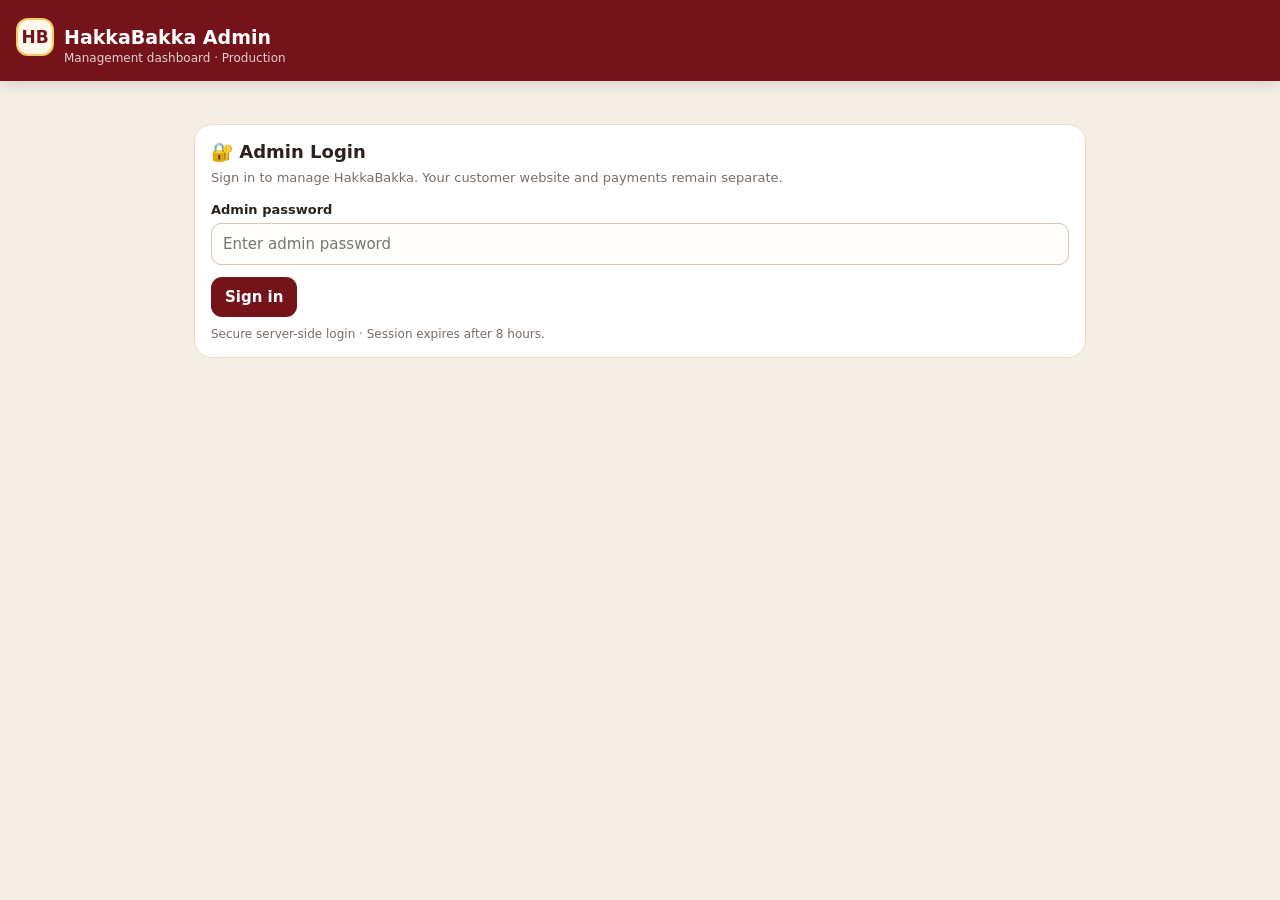
<file: admin/index.html>
<!doctype html>
<html lang="en">
<head>
<meta charset="utf-8"><meta name="viewport" content="width=device-width,initial-scale=1,viewport-fit=cover">
<meta name="theme-color" content="#74131a"><meta name="description" content="HakkaBakka Admin dashboard">
<link rel="manifest" href="./manifest.webmanifest"><link rel="icon" href="../app-icon.jpg">
<title>HakkaBakka Admin</title>
<style>
:root{--red:#74131a;--red2:#981d26;--cream:#fff8ed;--ink:#2b211d;--muted:#796e68;--line:#eadbc9;--gold:#f4c95d}
*{box-sizing:border-box}body{margin:0;background:#f5eee4;color:var(--ink);font:15px system-ui,-apple-system,sans-serif}button,input,select,textarea{font:inherit}button{cursor:pointer}.top{background:var(--red);color:white;padding:18px 16px 16px;position:sticky;top:0;z-index:2;box-shadow:0 3px 14px #0002}.brand{display:flex;align-items:center;gap:10px;font-weight:800;font-size:19px}.brand-mark{width:38px;height:38px;display:grid;place-items:center;flex:0 0 38px;border-radius:12px;background:#fff8ed;color:var(--red);font-weight:900;font-size:17px;border:2px solid #f4c95d}.sub{font-size:12px;opacity:.8;margin-left:48px;margin-top:-5px}.wrap{max-width:920px;margin:auto;padding:18px 14px 100px}.notice{border:1px solid #e3bd5a;background:#fff5d8;padding:12px 14px;border-radius:14px;font-size:13px;line-height:1.45;margin-bottom:16px}.notice b{display:block;margin-bottom:4px}.grid{display:grid;grid-template-columns:repeat(2,minmax(0,1fr));gap:10px}.tile{background:white;border:1px solid var(--line);border-radius:17px;padding:15px;text-align:left;min-height:105px;color:var(--ink)}.tile .ico{font-size:25px}.tile b{display:block;margin:6px 0 3px}.tile small{color:var(--muted);line-height:1.3}.panel{margin-top:18px;background:white;border:1px solid var(--line);border-radius:18px;padding:16px}.panel h2{font-size:18px;margin:0 0 6px}.panel p{color:var(--muted);font-size:13px;margin:0 0 14px;line-height:1.5}.row{display:flex;gap:8px;flex-wrap:wrap}.btn{border:0;border-radius:11px;padding:11px 14px;background:var(--red);color:white;font-weight:700}.btn.alt{background:#f6eadb;color:var(--red);border:1px solid var(--line)}.field{display:grid;gap:6px;margin:12px 0}.field label{font-weight:650;font-size:13px}.field input,.field select,.field textarea{width:100%;border:1px solid #d7c8b8;border-radius:10px;padding:11px;background:#fffdf9;color:var(--ink)}.field textarea{min-height:75px;resize:vertical}.list{display:grid;gap:9px}.item{display:flex;align-items:center;gap:10px;border:1px solid var(--line);border-radius:12px;padding:10px}.item .emoji{font-size:24px}.item .meta{flex:1;min-width:0}.item small{display:block;color:var(--muted)}.menu-thumb-wrap{width:64px;height:64px;flex:0 0 64px;border-radius:10px;overflow:hidden;background:#f5eee4;display:grid;place-items:center}.menu-thumb{display:block;width:100%;height:100%;object-fit:cover}.menu-thumb-fallback{width:100%;height:100%;display:grid;place-items:center;font-size:25px;color:var(--muted)}@media(max-width:420px){.menu-thumb-wrap{width:54px;height:54px;flex-basis:54px}.item{gap:8px;padding:8px}}.pill{font-size:11px;background:#fff0c4;color:#795300;border-radius:99px;padding:4px 8px}.bottom{position:fixed;bottom:0;left:0;right:0;background:#fffdf8;border-top:1px solid var(--line);padding:9px max(10px,env(safe-area-inset-right)) calc(9px + env(safe-area-inset-bottom));display:flex;justify-content:space-around;z-index:3}.bottom button{border:0;background:transparent;color:var(--muted);font-size:11px;padding:5px}.bottom span{display:block;font-size:20px;margin-bottom:2px}.bottom button.active{color:var(--red);font-weight:800}.hidden{display:none!important}.edit-overlay{position:fixed;inset:0;background:#0009;z-index:20;display:flex;align-items:center;justify-content:center;padding:16px}.edit-dialog{background:#fffdf8;border-radius:18px;padding:18px;width:min(100%,520px);max-height:90dvh;overflow:auto;box-shadow:0 15px 55px #0005}.edit-dialog h2{margin:0 0 6px}.edit-dialog .field{margin:10px 0}.edit-dialog .edit-actions{position:sticky;bottom:-18px;background:#fffdf8;padding:12px 0 0;display:flex;gap:8px}.edit-dialog .edit-actions button{flex:1}.status{font-size:12px;color:var(--muted);margin-top:10px}.hero{background:linear-gradient(130deg,#74131a,#381014);color:white;border-radius:18px;padding:19px;margin-bottom:14px}.hero h1{margin:0 0 4px;font-size:22px}.hero p{color:#f8ded4;margin:0;font-size:13px}.stats{display:grid;grid-template-columns:repeat(2,1fr);gap:9px;margin-top:14px}.stat{background:#ffffff16;border:1px solid #ffffff2b;padding:11px;border-radius:12px}.stat strong{font-size:21px;display:block}.stat small{color:#f8ded4}@media(min-width:650px){.grid{grid-template-columns:repeat(4,minmax(0,1fr))}.wrap{padding-top:25px}.stats{grid-template-columns:repeat(4,1fr)}}
</style>
</head>
<body>
<header class="top"><div class="brand"><span class="brand-mark" aria-label="HakkaBakka">HB</span> HakkaBakka Admin</div><div class="sub">Management dashboard · Production</div></header>
<main class="wrap">
<div id="loginGate" class="panel"><h2>🔐 Admin Login</h2><p>Sign in to manage HakkaBakka. Your customer website and payments remain separate.</p><div class="field"><label for="adminPassword">Admin password</label><input id="adminPassword" type="password" autocomplete="current-password" placeholder="Enter admin password"></div><button class="btn" id="loginButton">Sign in</button><div class="status" id="loginStatus">Secure server-side login · Session expires after 8 hours.</div></div><div id="appShell" class="hidden"><div class="notice"><b>Admin dashboard</b>Published menu items sync to the customer-facing website. Unpublished items remain admin-only; checkout totals use the published menu. Payment status still requires verified provider confirmation.</div>
<section id="home">
<div class="hero"><h1>Sat Sri Akal! 👋</h1><p>Manage your restaurant from one place.</p><div class="stats"><div class="stat"><strong>—</strong><small>New orders</small></div><div class="stat"><strong>—</strong><small>Today's sales</small></div><div class="stat"><strong>—</strong><small>Menu items</small></div><div class="stat"><strong>—</strong><small>Social posts</small></div></div></div>
<div class="grid">
<button class="tile" data-view="website"><span class="ico">🖼️</span><b>Website & Banner</b><small>Homepage, photos, latest posts</small></button>
<button class="tile" data-view="menu"><span class="ico">🍽️</span><b>Menu & Pricing</b><small>Dishes, prices, availability</small></button>
<button class="tile" data-view="orders"><span class="ico">🧾</span><b>Orders & Payments</b><small>Order status and payment review</small></button>
<button class="tile" data-view="crm"><span class="ico">👥</span><b>Customer CRM</b><small>Website customers, visits and consent</small></button>
<button class="tile" data-view="pos"><span class="ico">🖨️</span><b>POS & Kitchen</b><small>Tables, bills and KOT</small></button>
<button class="tile" data-view="social"><span class="ico">📱</span><b>Instagram & Facebook</b><small>Posts and publishing links</small></button>
<button class="tile" data-view="offers"><span class="ico">🎁</span><b>Offers & Coupons</b><small>Pickup offers and campaigns</small></button>
<button class="tile" data-view="security"><span class="ico">🔐</span><b>Login & Security</b><small>Admin access and permissions</small></button>
<button class="tile" data-view="setup"><span class="ico">⚙️</span><b>Integration status</b><small>What is connected and what remains</small></button>
</div>
</section>
<section id="website" class="panel hidden"><h2>Website & Banner</h2><p>Publish a banner to the customer homepage, or unpublish it without deleting the draft.</p><div class="field"><label>Banner headline</label><input id="bannerTitle" maxlength="160" placeholder="e.g. HakkaBakka – Desi Swad, Modern Vibe"></div><div class="field"><label>Image URL (HTTPS)</label><input id="bannerImage" type="url" placeholder="https://..."></div><div class="field"><label>Caption</label><textarea id="bannerCaption" maxlength="500" placeholder="Write a short caption"></textarea></div><div class="row"><button class="btn alt" id="saveBanner">Save draft</button><button class="btn" id="publishBanner">Publish</button><button class="btn alt" id="unpublishBanner">Unpublish</button><button class="btn alt" id="downloadBanner">Download draft</button></div><div class="status" id="websiteStatus">Banner is not published.</div></section>
<section id="menu" class="panel hidden"><h2>Menu & Pricing</h2><p>Add and manage dishes in the protected admin database. Published menu items sync to the customer website. New items stay private until you publish them.</p><div class="field"><label>Dish name</label><input id="dishName" placeholder="e.g. Butter Chicken"></div><div class="field"><label>Price (₹)</label><input id="dishPrice" type="number" min="0" placeholder="e.g. 320"></div><div class="field"><label>Image URL (optional)</label><input id="dishImage" type="text" placeholder="https://... or images/dish.jpg"></div><div class="field"><label>Category</label><select id="dishCategory"><option>Veg</option><option>Non-Veg</option><option>Chinese</option><option>Drinks</option><option>Breads</option><option>Desserts</option></select></div><div class="row"><button class="btn" id="addDish">Save menu item</button><button class="btn alt" id="exportMenu">Export menu JSON</button></div><div class="status" id="menuStatus">Published menu items sync to the customer website. New items stay private until published.</div><div class="list" id="menuList" style="margin-top:12px"></div></section>
<div id="editMenuOverlay" class="edit-overlay hidden" role="dialog" aria-modal="true" aria-labelledby="editMenuTitle"><div class="edit-dialog"><h2 id="editMenuTitle">Edit menu item</h2><p>Update all dish details below. Save to update the admin database and, if published, the customer website.</p><input id="editDishId" type="hidden"><div class="field"><label for="editDishName">Dish name</label><input id="editDishName" type="text" required></div><div class="field"><label for="editDishPrice">Price (₹)</label><input id="editDishPrice" type="number" min="0" step="0.01" required></div><div class="field"><label for="editDishCategory">Category</label><select id="editDishCategory"><option>Veg</option><option>Non-Veg</option><option>Chinese</option><option>Drinks</option><option>Breads</option><option>Desserts</option><option>Indian Veg Main Course</option><option>Non-Veg Rice</option><option>Tandoori Veg</option><option>Salad</option><option>Rice</option></select></div><div class="field"><label for="editDishImage">Dish image preview</label><div id="editDishImagePreviewWrap" style="margin:8px 0 12px;border:1px dashed #d7c8b8;border-radius:12px;padding:8px;min-height:150px;display:grid;place-items:center;background:#fff"><img id="editDishImagePreview" alt="Dish image preview" style="display:none;max-width:100%;width:100%;max-height:240px;object-fit:contain;border-radius:8px"><span id="editDishImagePlaceholder" style="color:#796e68;text-align:center">Dish image preview will appear here</span></div><input id="editDishImage" type="hidden"><label for="editDishFile">Choose dish photo</label><input id="editDishFile" type="file" accept="image/jpeg,image/png,image/webp,image/gif"><small id="editDishFileStatus" style="color:#796e68">Choose a photo from your phone. JPG, PNG, WebP or GIF. The image will be resized automatically.</small></div><div class="field"><label for="editDishAvailability">Availability</label><select id="editDishAvailability"><option value="true">Available</option><option value="false">Unavailable</option></select></div><div class="field"><label for="editDishPublished">Website visibility</label><select id="editDishPublished"><option value="true">Published online</option><option value="false">Admin only (unpublished)</option></select></div><div class="status" id="editDishStatus"></div><div class="edit-actions"><button class="btn alt" id="cancelEditDish" type="button">Cancel</button><button class="btn" id="saveEditDish" type="button">Save changes</button></div></div></div><section id="orders" class="panel hidden"><h2>Orders & Payments</h2><p>Read-only view of orders stored in the admin database. Customer website orders are not automatically imported yet. Never mark UPI as paid from a screenshot alone.</p><button class="btn alt" id="refreshOrders">Refresh orders</button><div class="list" id="ordersList" style="margin-top:12px">No orders loaded.</div></section>
<section id="pos" class="panel hidden"><h2>POS & Kitchen</h2><p>Counter billing for 20 tables. Bills and KOT print through your device's print dialog; these POS tickets are stored on this device only and are not customer website orders.</p><div class="field"><label>Table / order type</label><select id="posTable"><option value="Table 1">Table 1</option><option value="Table 2">Table 2</option><option value="Table 3">Table 3</option><option value="Table 4">Table 4</option><option value="Table 5">Table 5</option><option value="Table 6">Table 6</option><option value="Table 7">Table 7</option><option value="Table 8">Table 8</option><option value="Table 9">Table 9</option><option value="Table 10">Table 10</option><option value="Table 11">Table 11</option><option value="Table 12">Table 12</option><option value="Table 13">Table 13</option><option value="Table 14">Table 14</option><option value="Table 15">Table 15</option><option value="Table 16">Table 16</option><option value="Table 17">Table 17</option><option value="Table 18">Table 18</option><option value="Table 19">Table 19</option><option value="Table 20">Table 20</option><option value="Takeaway">Takeaway</option><option value="Counter">Counter</option></select></div><div class="field"><label>Menu item</label><select id="posItem"><option value="">Load menu first</option></select></div><div class="row"><button class="btn" id="posAdd">Add item</button><button class="btn alt" id="posClear">Clear bill</button></div><div id="posCart" class="list" style="margin-top:12px"></div><div class="field"><label>Notes for kitchen</label><textarea id="posNotes" placeholder="Less spicy, no onion..."></textarea></div><h3 id="posTotal">Total: ₹0.00</h3><div class="row"><button class="btn" id="savePosOrder">Save bill to database</button><button class="btn alt" id="printKot">Print KOT</button><button class="btn alt" id="printBill">Print customer bill</button></div><div class="status" id="posStatus">POS cart is device-local. It does not record online payments.</div></section>
<section id="social" class="panel hidden"><h2>Instagram & Facebook</h2><p>Open connected social tools or prepare website feed content. Metricool account integration does not automatically grant website API access.</p><div class="row"><a class="btn" href="https://app.metricool.com/" target="_blank" rel="noopener">Open Metricool</a><a class="btn alt" href="https://github.com/rajatkduggal/Hakkabakka/blob/main/content-feed.json" target="_blank" rel="noopener">Open website feed</a></div><div class="field"><label>Caption draft</label><textarea id="socialCaption" placeholder="Write your post caption"></textarea></div><div class="row"><button class="btn" data-draft="social">Save local draft</button><button class="btn alt" id="exportFeed">Download feed JSON</button></div><div class="status" id="socialStatus">This does not publish to Instagram or Facebook.</div></section>
<section id="offers" class="panel hidden"><h2>Offers & Coupons</h2><p>Prepare an offer draft. It will not change checkout prices or website offers yet.</p><div class="field"><label>Offer name</label><input id="offerName" placeholder="Pickup special"></div><div class="field"><label>Discount</label><input id="offerDiscount" placeholder="e.g. 10% off above ₹1,000"></div><div class="field"><label>Terms</label><textarea id="offerTerms" placeholder="Validity and conditions"></textarea></div><div class="row"><button class="btn" id="saveOffer">Save offer to database</button><button class="btn alt" id="exportOffer">Download offer draft</button></div><div class="status" id="offersStatus">Saved offers are admin-only, not live checkout coupons.</div></section>
<section id="security" class="panel hidden"><h2>Login & Security</h2><p>Server-side password login is enabled. Session cookies are HttpOnly, Secure and expire after 8 hours.</p><button class="btn" id="logoutButton">Sign out</button><div class="status">Do not share your password. Change it in Cloudflare Secrets if it has been exposed.</div></section>
<section id="crm" class="panel hidden"><h2>Customer CRM</h2><p>Shared customer directory from website orders. Marketing consent is off by default; contact customers only with explicit permission.</p><div class="grid"><div class="item"><div class="meta"><small>Total customers</small><b id="crmCustomers">—</b></div></div><div class="item"><div class="meta"><small>Orders recorded</small><b id="crmOrders">—</b></div></div><div class="item"><div class="meta"><small>Lifetime value</small><b id="crmValue">—</b></div></div><div class="item"><div class="meta"><small>Marketing opt-ins</small><b id="crmOptins">—</b></div></div></div><div class="field"><label>Search name or mobile</label><input id="crmSearch" type="search" placeholder="Search customers…"></div><button class="btn" id="crmRefresh">Refresh customers</button><div class="status" id="crmStatus">Loading CRM…</div><div class="list" id="crmList"></div><div id="crmDetail" class="panel hidden"></div></section>
<section id="setup" class="panel hidden"><h2>Integration status</h2><div class="list"><div class="item"><span class="emoji">🌐</span><div class="meta"><b>Existing customer website</b><small>Published menu sync enabled; banner publishing remains separate</small></div><span class="pill">Protected</span></div><div class="item"><span class="emoji">🗂️</span><div class="meta"><b>Homepage feed</b><small>GitHub content-feed.json</small></div><span class="pill">Manual</span></div><div class="item"><span class="emoji">📊</span><div class="meta"><b>Metricool API sync</b><small>Metricool API access not configured</small></div><span class="pill">Pending</span></div><div class="item"><span class="emoji">💳</span><div class="meta"><b>Online payments</b><small>Requires secure verified payment flow</small></div><span class="pill">Pending</span></div></div></section>
</div></main>
<nav class="bottom" id="bottomNav"><button class="active" data-view="home"><span>⌂</span>Home</button><button data-view="menu"><span>🍽️</span>Menu</button><button data-view="orders"><span>🧾</span>Orders</button><button data-view="setup"><span>⚙️</span>Setup</button></nav>
<script>
const API='https://hakkabakka-admin-api.mail-marvelgroup.workers.dev/api';
const sections=[...document.querySelectorAll('#appShell > section')];
function show(id){sections.forEach(s=>s.classList.toggle('hidden',s.id!==id));document.querySelectorAll('[data-view]').forEach(b=>b.classList.toggle('active',b.dataset.view===id));window.scrollTo({top:0,behavior:'smooth'});}
document.querySelectorAll('[data-view]').forEach(b=>b.addEventListener('click',()=>show(b.dataset.view)));
async function api(path,opts={}){const res=await fetch(API+path,{credentials:'include',cache:'no-store',headers:{'Content-Type':'application/json',...(opts.headers||{})},...opts});let data={};try{data=await res.json()}catch{}if(!res.ok)throw Error(data.error||('Request failed ('+res.status+')'));return data;}
function signedIn(on){document.getElementById('loginGate').classList.toggle('hidden',on);document.getElementById('appShell').classList.toggle('hidden',!on);document.getElementById('bottomNav').classList.toggle('hidden',!on);if(on){show('home');loadMenu();loadOrders();loadOffers();loadCrm();}}
async function login(){const status=document.getElementById('loginStatus'),btn=document.getElementById('loginButton');btn.disabled=true;status.textContent='Signing in…';try{await api('/login',{method:'POST',body:JSON.stringify({password:document.getElementById('adminPassword').value})});document.getElementById('adminPassword').value='';signedIn(true);status.textContent='Signed in.';}catch(e){status.textContent=e.message;}finally{btn.disabled=false;}}
document.getElementById('loginButton').addEventListener('click',login);document.getElementById('adminPassword').addEventListener('keydown',e=>{if(e.key==='Enter')login()});
document.getElementById('logoutButton')?.addEventListener('click',async()=>{try{await api('/logout',{method:'POST',body:'{}'})}catch{}signedIn(false);});
document.querySelectorAll('[data-draft]').forEach(b=>b.addEventListener('click',()=>{const section=b.closest('section');const fields=[...section.querySelectorAll('input,textarea,select')];const draft={savedAt:new Date().toISOString(),fields:Object.fromEntries(fields.map(f=>[f.id,f.value]))};try{localStorage.setItem('hb_admin_demo_'+b.dataset.draft,JSON.stringify(draft));const status=section.querySelector('.status');if(status)status.textContent='Local draft saved on this device only.';}catch(e){alert('Could not save draft.');}}));
function downloadJson(name,obj){const blob=new Blob([JSON.stringify(obj,null,2)],{type:'application/json'});const a=document.createElement('a');a.href=URL.createObjectURL(blob);a.download=name;a.click();URL.revokeObjectURL(a.href);}
let menuItems=[];
let posCart=[];let savedPosOrderRef='';
function renderPos(){savedPosOrderRef='';const saveBtn=document.getElementById('savePosOrder');if(saveBtn){saveBtn.disabled=false;saveBtn.textContent='Save bill to database';}const el=document.getElementById('posCart');if(!el)return;el.innerHTML=posCart.length?posCart.map((x,i)=>'<div class="item"><div class="meta"><b>'+esc(x.name)+'</b><small>₹'+Number(x.price).toFixed(2)+' × '+x.qty+' = ₹'+(Number(x.price)*x.qty).toFixed(2)+'</small></div><button class="btn alt" data-pos-remove="'+i+'">−</button><button class="btn alt" data-pos-add="'+i+'">+</button></div>').join(''):'<p>Bill is empty. Load menu items after sign in.</p>';el.querySelectorAll('[data-pos-remove]').forEach(b=>b.onclick=()=>{const i=Number(b.dataset.posRemove);if(posCart[i].qty>1)posCart[i].qty--;else posCart.splice(i,1);renderPos();});el.querySelectorAll('[data-pos-add]').forEach(b=>b.onclick=()=>{posCart[Number(b.dataset.posAdd)].qty++;renderPos();});document.getElementById('posTotal').textContent='Total: ₹'+posCart.reduce((s,x)=>s+Number(x.price)*x.qty,0).toFixed(2);}
function refreshPosMenu(){const el=document.getElementById('posItem');if(!el)return;el.innerHTML='<option value="">Select a dish</option>'+menuItems.filter(x=>x.available).map(x=>'<option value="'+esc(x.id)+'">'+esc(x.name)+' — ₹'+Number(x.price).toFixed(2)+'</option>').join('');}
function printPos(kind){if(!posCart.length){document.getElementById('posStatus').textContent='Add at least one item first.';return;}const title=kind==='kot'?'KITCHEN ORDER TICKET':'HAKKABAKKA CUSTOMER BILL';const lines=posCart.map(x=>'<tr><td>'+esc(x.name)+'</td><td>'+x.qty+'</td><td>₹'+(Number(x.price)*x.qty).toFixed(2)+'</td></tr>').join('');const total=posCart.reduce((s,x)=>s+Number(x.price)*x.qty,0);const w=window.open('','_blank','width=420,height=700');if(!w){document.getElementById('posStatus').textContent='Allow pop-ups to print.';return;}w.document.write('<!doctype html><html><head><title>'+title+'</title><style>body{font:16px monospace;padding:12px}h2{text-align:center}table{width:100%;border-collapse:collapse}td,th{padding:7px 2px;border-bottom:1px dashed #888;text-align:left}.total{font-weight:bold;margin-top:16px}@media print{@page{size:80mm auto;margin:3mm}}</style></head><body><h2>'+title+'</h2><p>'+esc(document.getElementById('posTable').value)+' · '+new Date().toLocaleString()+'</p><table><tr><th>Item</th><th>Qty</th><th>Amount</th></tr>'+lines+'</table>'+(kind==='bill'?'<p class="total">TOTAL: ₹'+total.toFixed(2)+'</p>':'')+'<p>Kitchen notes: '+esc(document.getElementById('posNotes').value||'—')+'</p><script>window.onload=()=>window.print()<\\/script></body></html>');w.document.close();document.getElementById('posStatus').textContent='Print dialog opened. Confirm the printer and print.';}
document.getElementById('posAdd')?.addEventListener('click',()=>{const x=menuItems.find(i=>i.id===document.getElementById('posItem').value);if(!x){document.getElementById('posStatus').textContent='Select an available menu item.';return;}const found=posCart.find(i=>i.id===x.id);if(found)found.qty++;else posCart.push({...x,qty:1});renderPos();});
document.getElementById('posClear')?.addEventListener('click',()=>{posCart=[];renderPos();});
document.getElementById('savePosOrder')?.addEventListener('click',async()=>{if(!posCart.length){document.getElementById('posStatus').textContent='Add at least one item first.';return;}const total=posCart.reduce((s,x)=>s+Number(x.price)*x.qty,0);const btn=document.getElementById('savePosOrder');if(savedPosOrderRef){document.getElementById('posStatus').textContent='Already saved as '+savedPosOrderRef+'. Change the bill to create a new order.';return;}btn.disabled=true;try{const result=await api('/orders',{method:'POST',body:JSON.stringify({orderType:document.getElementById('posTable').value,notes:document.getElementById('posNotes').value,items:posCart.map(x=>({name:x.name,price:Number(x.price),qty:x.qty})),total})});savedPosOrderRef=result.orderRef;btn.textContent='Saved: '+result.orderRef;document.getElementById('posStatus').textContent='Saved permanently: '+result.orderRef+' · ₹'+total.toFixed(2)+' · payment pending. Change the bill before saving another order.';await loadOrders();}catch(e){document.getElementById('posStatus').textContent='Could not save bill: '+e.message;}finally{if(!savedPosOrderRef)btn.disabled=false;}});
document.getElementById('printKot')?.addEventListener('click',()=>printPos('kot'));
document.getElementById('printBill')?.addEventListener('click',()=>printPos('bill'));

function updateStats(){const stats=document.querySelectorAll('.stats .stat strong');if(stats.length>=4){stats[0].textContent='—';stats[1].textContent='—';stats[2].textContent=String(menuItems.length);stats[3].textContent='—';}}
function renderMenu(){refreshPosMenu();const el=document.getElementById('menuList');el.innerHTML=menuItems.length?menuItems.map(x=>'<div class="item"><div class="menu-thumb-wrap">'+(x.image_url?'<img class="menu-thumb" src="'+esc(imagePreviewUrl(x.image_url))+'" alt="'+esc(x.name)+'" loading="lazy" onerror="this.style.display=\'none\';this.nextElementSibling.style.display=\'grid\'"><span class="menu-thumb-fallback" style="display:none">🍽️</span>':'<span class="menu-thumb-fallback">🍽️</span>')+'</div><div class="meta"><b>'+esc(x.name)+'</b><small>'+esc(x.category)+' · ₹'+Number(x.price).toFixed(2)+(x.available?' · Available':' · Unavailable')+' · '+(Number(x.is_published)===1?'Published online':'Admin only')+'</small><div class="row" style="margin-top:7px"><button class="btn alt" data-edit="'+x.id+'">Edit</button><button class="btn alt" data-publish="'+x.id+'">'+(Number(x.is_published)===1?'Unpublish':'Publish to website')+'</button><button class="btn alt" data-toggle="'+x.id+'">'+(x.available?'Mark unavailable':'Mark available')+'</button><button class="btn alt" data-remove="'+x.id+'">Delete</button></div></div></div>').join(''):'<p>No menu items in admin database yet.</p>';el.querySelectorAll('[data-edit]').forEach(b=>b.addEventListener('click',()=>openEditMenu(b.dataset.edit)));el.querySelectorAll('[data-publish]').forEach(b=>b.addEventListener('click',async()=>{const x=menuItems.find(i=>i.id===b.dataset.publish);if(!x)return;try{await api('/menu/'+x.id,{method:'PUT',body:JSON.stringify({name:x.name,price:Number(x.price),category:x.category,available:!!x.available,image_url:x.image_url||'',is_published:Number(x.is_published)!==1})});await loadMenu();document.getElementById('menuStatus').textContent=Number(x.is_published)===1?'Menu item unpublished from customer website.':'Menu item published to customer website.';}catch(e){document.getElementById('menuStatus').textContent=e.message;}}));
el.querySelectorAll('[data-toggle]').forEach(b=>b.addEventListener('click',async()=>{const x=menuItems.find(i=>i.id===b.dataset.toggle);if(!x)return;try{await api('/menu/'+x.id,{method:'PUT',body:JSON.stringify({name:x.name,price:Number(x.price),category:x.category,available:!x.available})});await loadMenu();}catch(e){document.getElementById('menuStatus').textContent=e.message;}}));el.querySelectorAll('[data-remove]').forEach(b=>b.addEventListener('click',async()=>{if(!confirm('Delete this admin menu item?'))return;try{await api('/menu/'+b.dataset.remove,{method:'DELETE'});await loadMenu();}catch(e){document.getElementById('menuStatus').textContent=e.message;}}));}

function imagePreviewUrl(value){const v=String(value||'').trim();if(!v)return '';if(/^https?:\/\//i.test(v))return v;if(v.startsWith('data:image/'))return v;const clean=v.replace(/^\.\//,'').replace(/^\//,'');return 'https://raw.githubusercontent.com/rajatkduggal/Hakkabakka/main/'+clean.split('/').map((p,i)=>i===0?p:encodeURIComponent(p)).join('/');}function updateEditImagePreview(){const input=document.getElementById('editDishImage'),img=document.getElementById('editDishImagePreview'),placeholder=document.getElementById('editDishImagePlaceholder'),src=imagePreviewUrl(input.value);img.onerror=()=>{img.style.display='none';placeholder.style.display='block';placeholder.textContent='Image could not load. Check the URL or image path.';};img.onload=()=>{img.style.display='block';placeholder.style.display='none';};if(src){placeholder.textContent='Loading image preview…';placeholder.style.display='block';img.style.display='none';img.src=src;}else{img.removeAttribute('src');img.style.display='none';placeholder.textContent='No image path entered yet.';placeholder.style.display='block';}}function openEditMenu(id){const x=menuItems.find(i=>i.id===id);if(!x)return;document.getElementById('editDishId').value=x.id;document.getElementById('editDishName').value=x.name||'';document.getElementById('editDishPrice').value=Number(x.price)||0;const cat=document.getElementById('editDishCategory');if(![...cat.options].some(o=>o.value===x.category)){const opt=document.createElement('option');opt.value=x.category;opt.textContent=x.category;cat.appendChild(opt);}cat.value=x.category||'Veg';document.getElementById('editDishImage').value=x.image_url||'';document.getElementById('editDishFile').value='';document.getElementById('editDishFileStatus').textContent='Choose a photo from your phone. JPG, PNG, WebP or GIF. The image will be resized automatically.';updateEditImagePreview();document.getElementById('editDishAvailability').value=String(!!x.available);document.getElementById('editDishPublished').value=String(Number(x.is_published)===1);document.getElementById('editDishStatus').textContent='';document.getElementById('editMenuOverlay').classList.remove('hidden');document.getElementById('editDishName').focus();}
function closeEditMenu(){document.getElementById('editMenuOverlay').classList.add('hidden');}
document.getElementById('cancelEditDish').addEventListener('click',closeEditMenu);
document.getElementById('editDishFile').addEventListener('change',async event=>{const file=event.target.files&&event.target.files[0];if(!file)return;const status=document.getElementById('editDishFileStatus');if(!/^image\/(jpeg|png|webp|gif)$/.test(file.type)){status.textContent='Please choose a JPG, PNG, WebP or GIF image.';event.target.value='';return;}if(file.size>12*1024*1024){status.textContent='Image is too large (maximum 12 MB). Choose a smaller photo.';event.target.value='';return;}status.textContent='Preparing photo…';try{const dataUrl=await new Promise((resolve,reject)=>{const reader=new FileReader();reader.onerror=()=>reject(new Error('Could not read this image.'));reader.onload=()=>resolve(reader.result);reader.readAsDataURL(file);});const image=await new Promise((resolve,reject)=>{const im=new Image();im.onload=()=>resolve(im);im.onerror=()=>reject(new Error('This image could not be opened.'));im.src=dataUrl;});const max=700,scale=Math.min(1,max/Math.max(image.naturalWidth,image.naturalHeight));const canvas=document.createElement('canvas');canvas.width=Math.max(1,Math.round(image.naturalWidth*scale));canvas.height=Math.max(1,Math.round(image.naturalHeight*scale));const ctx=canvas.getContext('2d');if(!ctx)throw new Error('Photo processing is not supported in this browser.');ctx.fillStyle='#ffffff';ctx.fillRect(0,0,canvas.width,canvas.height);ctx.drawImage(image,0,0,canvas.width,canvas.height);const compressed=canvas.toDataURL('image/jpeg',0.72);if(compressed.length>600000)throw new Error('Photo is still too large. Please choose a smaller image.');document.getElementById('editDishImage').value=compressed;updateEditImagePreview();status.textContent='Photo ready ('+Math.round(compressed.length/1024)+' KB). Press Save changes to save it.';}catch(error){status.textContent=error.message||'Could not prepare photo.';}});
document.getElementById('editDishImage').addEventListener('input',updateEditImagePreview);

document.getElementById('editMenuOverlay').addEventListener('click',e=>{if(e.target.id==='editMenuOverlay')closeEditMenu();});
document.getElementById('saveEditDish').addEventListener('click',async()=>{const id=document.getElementById('editDishId').value,name=document.getElementById('editDishName').value.trim(),price=Number(document.getElementById('editDishPrice').value),category=document.getElementById('editDishCategory').value,image_url=document.getElementById('editDishImage').value.trim(),available=document.getElementById('editDishAvailability').value==='true',is_published=document.getElementById('editDishPublished').value==='true',status=document.getElementById('editDishStatus'),btn=document.getElementById('saveEditDish');if(!name||document.getElementById('editDishPrice').value===''||!Number.isFinite(price)||price<0){status.textContent='Please enter a dish name and a valid price (₹0 or above).';return;}btn.disabled=true;btn.textContent='Saving…';status.textContent='Saving changes…';try{await api('/menu/'+id,{method:'PUT',body:JSON.stringify({name,price,category,available,image_url,is_published})});await loadMenu();closeEditMenu();document.getElementById('menuStatus').textContent='All dish details saved. Published and available items sync to the customer website.';}catch(e){status.textContent='Save failed: '+e.message;}finally{btn.disabled=false;btn.textContent='Save changes';}});

function esc(v){return String(v??'').replace(/[&<>"']/g,c=>({'&':'&amp;','<':'&lt;','>':'&gt;','"':'&quot;',"'":'&#39;'}[c]));}
async function loadMenu(){try{menuItems=(await api('/menu')).items||[];renderMenu();document.getElementById('menuStatus').textContent=menuItems.length+' menu items loaded. Published items are synced to the customer website; unpublished items stay admin-only.'; updateStats();}catch(e){document.getElementById('menuStatus').textContent=e.message;}}
document.getElementById('addDish')?.addEventListener('click',async()=>{const name=document.getElementById('dishName').value.trim(),price=Number(document.getElementById('dishPrice').value),category=document.getElementById('dishCategory').value,image_url=document.getElementById('dishImage').value.trim();if(!name||!Number.isFinite(price)||price<0){document.getElementById('menuStatus').textContent='Enter dish name and valid price.';return;}try{await api('/menu',{method:'POST',body:JSON.stringify({name,price,category,image_url})});document.getElementById('dishName').value='';document.getElementById('dishPrice').value='';document.getElementById('dishImage').value='';await loadMenu();document.getElementById('menuStatus').textContent='Saved privately. Use Publish to website to show this item to customers.';}catch(e){document.getElementById('menuStatus').textContent=e.message;}});
document.getElementById('exportMenu')?.addEventListener('click',()=>downloadJson('hakkabakka-menu-admin.json',menuItems));
document.getElementById('downloadBanner')?.addEventListener('click',()=>downloadJson('hakkabakka-banner-draft.json',{headline:document.getElementById('bannerTitle').value,image:document.getElementById('bannerImage').value,caption:document.getElementById('bannerCaption').value}));
async function saveHomepageBanner(published){const status=document.getElementById('websiteStatus');const payload={title:document.getElementById('bannerTitle').value,image:document.getElementById('bannerImage').value,caption:document.getElementById('bannerCaption').value,published};try{const r=await api('/banner',{method:'PUT',body:JSON.stringify(payload)});status.textContent=r.published?'Banner published. Website homepage loader must be active to display it.':'Banner saved as draft / unpublished.';}catch(e){status.textContent=e.message;}}
document.getElementById('saveBanner')?.addEventListener('click',()=>saveHomepageBanner(false));
document.getElementById('publishBanner')?.addEventListener('click',()=>saveHomepageBanner(true));
document.getElementById('unpublishBanner')?.addEventListener('click',()=>saveHomepageBanner(false));
document.getElementById('exportOffer')?.addEventListener('click',()=>downloadJson('hakkabakka-offer-draft.json',{name:document.getElementById('offerName').value,discount:document.getElementById('offerDiscount').value,terms:document.getElementById('offerTerms').value}));
async function loadOffers(){try{const items=(await api('/offers')).items||[];document.getElementById('offersStatus').textContent=items.length+' admin-only offers in database. Not active at checkout.';}catch(e){document.getElementById('offersStatus').textContent=e.message;}}
document.getElementById('saveOffer')?.addEventListener('click',async()=>{const title=document.getElementById('offerName').value.trim(),details=[document.getElementById('offerDiscount').value,document.getElementById('offerTerms').value].filter(Boolean).join('\n');if(!title){document.getElementById('offersStatus').textContent='Enter an offer name.';return;}try{await api('/offers',{method:'POST',body:JSON.stringify({title,details})});await loadOffers();}catch(e){document.getElementById('offersStatus').textContent=e.message;}});
document.getElementById('exportFeed')?.addEventListener('click',()=>{const caption=document.getElementById('socialCaption').value.trim();const feed={latestPosts:[],todaysSpecial:null,chefSpecial:null,offers:[],announcements:[],reels:[]};if(caption)feed.announcements.push({text:caption});downloadJson('content-feed-draft.json',feed);});

let crmTimer=null;
function crmEsc(v){return String(v??'').replace(/[&<>"']/g,function(c){return {'&':'&amp;','<':'&lt;','>':'&gt;','"':'&quot;',"'":'&#39;'}[c];});}
function statusCrm(t){const e=document.getElementById('crmStatus');if(e)e.textContent=t;}
async function loadCrm(){try{const z=await Promise.all([api('/crm/summary'),api('/customers?limit=100')]);const a=z[0].summary||{},items=z[1].items||[];document.getElementById('crmCustomers').textContent=a.customers||0;document.getElementById('crmOrders').textContent=a.orders||0;document.getElementById('crmValue').textContent='₹'+Number(a.lifetime_value||0).toFixed(2);document.getElementById('crmOptins').textContent=a.marketing_opt_ins||0;renderCrm(items);statusCrm(items.length+' customers loaded.');}catch(e){statusCrm('CRM error: '+e.message);}}
function renderCrm(items){const el=document.getElementById('crmList');if(!el)return;el.innerHTML=items.length?items.map(c=>'<button class="item" type="button" data-crm-id="'+Number(c.id)+'" style="width:100%;text-align:left"><div class="meta"><b>'+crmEsc(c.customer_name||'Customer')+'</b><small>'+crmEsc(c.phone)+' · '+Number(c.total_orders||0)+' orders · ₹'+Number(c.lifetime_value||0).toFixed(2)+'</small><small>'+(c.marketing_consent&&!c.opted_out?'Marketing opted in':'No marketing consent')+' · '+(c.tags||[]).map(crmEsc).join(', ')+'</small></div></button>').join(''):'<p>No customer records found.</p>';el.querySelectorAll('[data-crm-id]').forEach(b=>b.addEventListener('click',()=>loadCrmDetail(b.dataset.crmId)));}
async function loadCrmDetail(id){const el=document.getElementById('crmDetail');try{const d=await api('/customers/'+encodeURIComponent(id)),c=d.customer;el.classList.remove('hidden');el.innerHTML='<h3>'+crmEsc(c.customer_name||'Customer')+'</h3><p>'+crmEsc(c.phone)+' · '+Number(c.total_orders||0)+' orders · ₹'+Number(c.lifetime_value||0).toFixed(2)+'</p><div class="field"><label>Internal notes</label><textarea id="crmNotes" maxlength="2000">'+crmEsc(c.notes||'')+'</textarea></div><div class="field"><label>Marketing permission</label><select id="crmConsent"><option value="false" '+(!c.marketing_consent||c.opted_out?'selected':'')+'>No consent / opted out</option><option value="true" '+(c.marketing_consent&&!c.opted_out?'selected':'')+'>Customer explicitly opted in</option></select><small>Only select opted in when clear customer permission is recorded.</small></div><div class="field"><label>Add tag</label><input id="crmTag" maxlength="40" placeholder="Regular, Family, Catering"></div><div class="row"><button class="btn" id="crmSave">Save profile</button><button class="btn alt" id="crmAddTag">Add tag</button></div><h4>Recent website orders</h4><div class="list">'+((d.orders||[]).map(o=>'<div class="item"><div class="meta"><b>'+crmEsc(o.order_number)+'</b><small>₹'+Number(o.total_amount||0).toFixed(2)+' · '+crmEsc(o.order_status||'')+' · '+crmEsc(o.payment_status||'')+'</small></div></div>').join('')||'<p>No linked website orders.</p>')+'</div>';document.getElementById('crmSave').onclick=async()=>{try{await api('/customers/'+id,{method:'PATCH',body:JSON.stringify({notes:document.getElementById('crmNotes').value,marketing_consent:document.getElementById('crmConsent').value==='true'})});await loadCrm();await loadCrmDetail(id);statusCrm('Customer profile saved.');}catch(e){statusCrm(e.message);}};document.getElementById('crmAddTag').onclick=async()=>{const tag=document.getElementById('crmTag').value.trim();if(!tag)return statusCrm('Enter a tag first.');try{await api('/customers/'+id,{method:'PATCH',body:JSON.stringify({tag:tag})});await loadCrm();await loadCrmDetail(id);statusCrm('Tag added.');}catch(e){statusCrm(e.message);}};}catch(e){el.classList.remove('hidden');el.textContent=e.message;}}
document.getElementById('crmRefresh')?.addEventListener('click',loadCrm);
document.getElementById('crmSearch')?.addEventListener('input',()=>{clearTimeout(crmTimer);crmTimer=setTimeout(async()=>{try{const q=document.getElementById('crmSearch').value.trim(),d=await api('/customers?limit=100&q='+encodeURIComponent(q));renderCrm(d.items||[]);statusCrm((d.items||[]).length+' matching customers.');}catch(e){statusCrm(e.message);}},250);});

async function loadOrders(){const el=document.getElementById('ordersList');try{const result=await api('/orders');const items=result.items||[];const stats=document.querySelectorAll('.stats .stat strong');if(stats.length>=2){stats[0].textContent=String(items.length);stats[1].textContent='—';}const notice=result.onlineOrdersConfigured?'Live website orders are connected to Cloudflare hb-orders. Verify actual bank/UPI receipt before marking paid.':'Online order database is not connected. Check the ORDERS_DB binding on the Admin API.';el.innerHTML='<p>'+esc(notice)+'</p>'+(items.length?items.map(x=>{let payload={};try{payload=JSON.parse(x.payload||'{}')}catch{}const remote=x.source==='customer-website'||String(x.id).startsWith('supabase:'),online=x.source==='customer-website'||String(x.id).startsWith('online:');const detail=(payload.items||[]).map(it=>esc(it.name||it.title||'Item')+' × '+Number(it.qty||1)).join(', ');const who=payload.customer_name?'<small>Customer: '+esc(payload.customer_name)+' · '+esc(payload.phone||'')+'</small>':'';const address=payload.address?'<small>Address: '+esc(payload.address)+'</small>':'';const actions=remote&&!online?'':'<div class="row" style="margin-top:8px"><button class="btn alt" data-order-online="'+(online?'true':'false')+'" data-order-status="'+esc(online?x.order_ref:x.id)+'" data-value="completed">Complete</button><button class="btn alt" data-order-online="'+(online?'true':'false')+'" data-order-status="'+esc(online?x.order_ref:x.id)+'" data-value="cancelled">Cancel</button><button class="btn alt" data-order-online="'+(online?'true':'false')+'" data-order-pay="'+esc(online?x.order_ref:x.id)+'" data-value="paid">Mark paid</button><button class="btn alt" data-order-online="'+(online?'true':'false')+'" data-order-pay="'+esc(online?x.order_ref:x.id)+'" data-value="unpaid">Mark unpaid</button></div>';return '<div class="item"><div class="meta"><b>'+esc(x.order_ref)+'</b><small>'+(remote?'Customer website':'Admin POS')+' · '+esc(x.status)+' · '+esc(x.payment_status||'check payment')+' · ₹'+Number(x.total).toFixed(2)+'</small>'+who+address+'<small>'+esc(detail||'Items not available')+'</small><small>'+((x.created_at?new Date(x.created_at).toLocaleString():'Date unavailable'))+'</small>'+actions+'</div></div>'}).join(''):'<p>No orders found.</p>');el.querySelectorAll('[data-order-status]').forEach(b=>b.onclick=async()=>{if(!confirm('Set order '+b.closest('.item').querySelector('b').textContent+' to '+b.dataset.value+'?'))return;try{await api((b.dataset.orderOnline==='true'?'/orders/online/':'/orders/')+encodeURIComponent(b.dataset.orderStatus),{method:'PUT',body:JSON.stringify({status:b.dataset.value})});await loadOrders();}catch(e){alert(e.message)}});el.querySelectorAll('[data-order-pay]').forEach(b=>b.onclick=async()=>{if(!confirm('Confirm payment status '+b.dataset.value+'? Only mark paid after verifying actual bank/UPI receipt.'))return;try{await api((b.dataset.orderOnline==='true'?'/orders/online/':'/orders/')+encodeURIComponent(b.dataset.orderPay),{method:'PUT',body:JSON.stringify({payment_status:b.dataset.value})});await loadOrders();}catch(e){alert(e.message)}});}catch(e){el.textContent=e.message;}}
document.getElementById('refreshOrders')?.addEventListener('click',loadOrders);
async function init(){try{await api('/menu');signedIn(true);}catch(e){signedIn(false);}}
renderMenu();init();
if('serviceWorker' in navigator){window.addEventListener('load',()=>navigator.serviceWorker.register('./sw.js').catch(()=>{}));}
</script>
</body></html>
</file>
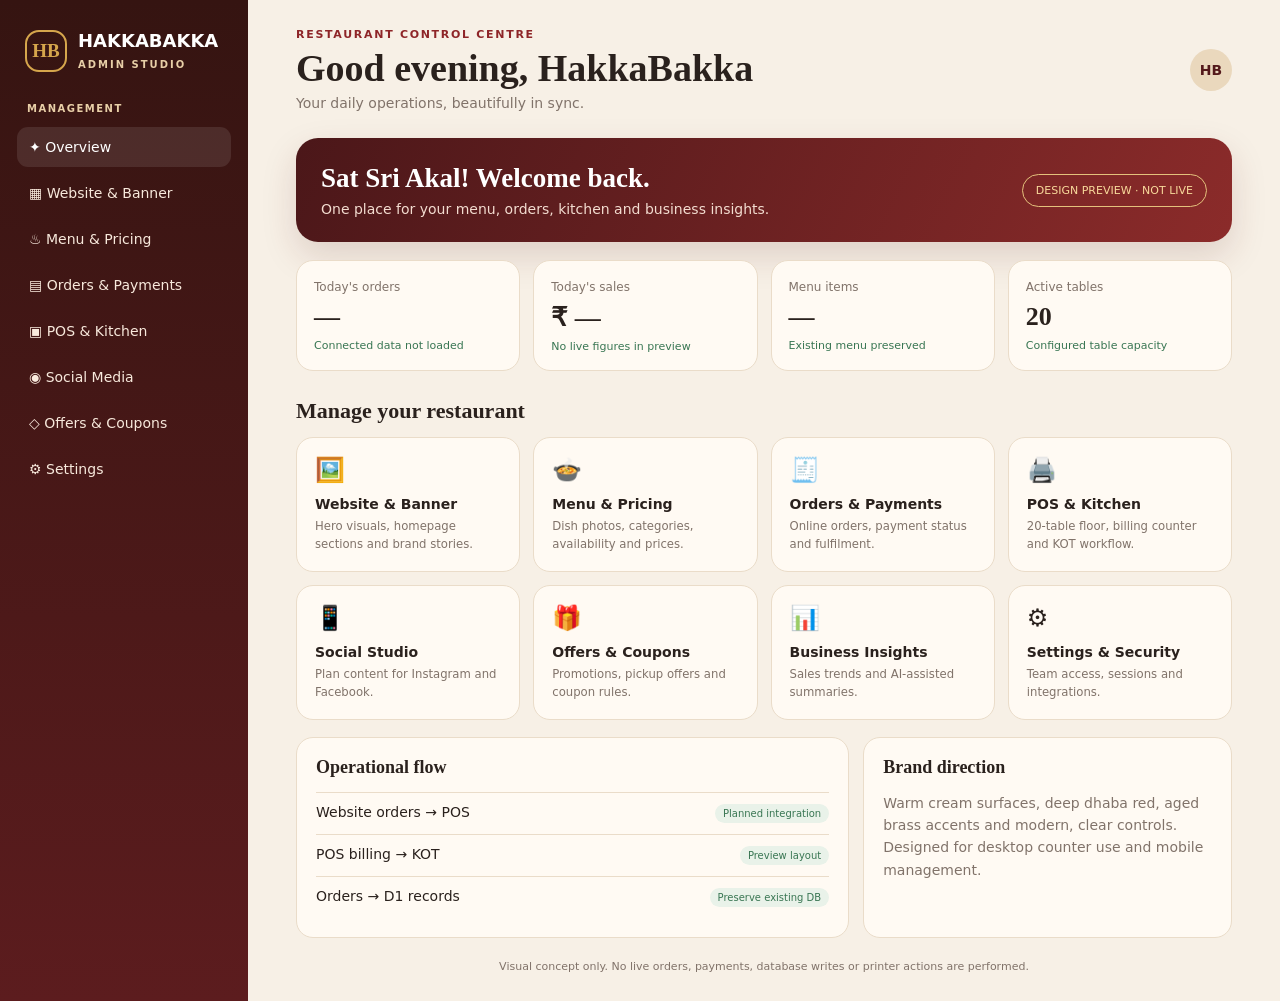
<file: admin/redesign-preview.html>
<!doctype html>
<html lang="en"><head><meta charset="utf-8"><meta name="viewport" content="width=device-width,initial-scale=1"><meta name="theme-color" content="#351411"><title>HakkaBakka Admin — Design Preview</title>
<style>
:root{--wine:#54191b;--red:#8e2528;--cream:#f7f0e6;--paper:#fffaf3;--gold:#d6a64c;--ink:#2a211d;--muted:#81736a;--line:#eadcc9;--green:#397653}
*{box-sizing:border-box}body{margin:0;background:var(--cream);color:var(--ink);font:14px Inter,system-ui,sans-serif}.shell{display:grid;grid-template-columns:248px 1fr;min-height:100vh}.side{background:linear-gradient(180deg,#351411,#5c1c1e);color:#fff;padding:25px 17px}.brand{display:flex;align-items:center;gap:11px;font-weight:900;font-size:18px;padding:5px 8px 27px}.mark{width:42px;height:42px;border:2px solid var(--gold);border-radius:14px;display:grid;place-items:center;color:var(--gold);font-family:Georgia;font-size:19px}.side small{color:#e8cfa7;letter-spacing:1.5px;font-size:10px;font-weight:800;padding:0 10px}.nav{display:grid;gap:6px;margin-top:12px}.nav a{color:#f8e9dc;text-decoration:none;padding:12px;border-radius:11px}.nav a.active,.nav a:hover{background:#ffffff19;color:#fff}.main{padding:28px clamp(18px,4vw,48px);max-width:1500px;width:100%;margin:auto}.top{display:flex;justify-content:space-between;align-items:center;gap:15px;margin-bottom:27px}.eyebrow{color:var(--red);font-size:11px;font-weight:900;letter-spacing:1.7px;text-transform:uppercase}.top h1{font:700 clamp(27px,3vw,38px) Georgia,serif;margin:5px 0}.sub{color:var(--muted)}.avatar{background:#ead8bd;border-radius:50%;width:42px;height:42px;display:grid;place-items:center;color:var(--wine);font-weight:900}.hero{background:linear-gradient(115deg,#4b1719,#8b2b2a);border-radius:22px;padding:25px;color:#fff;display:flex;justify-content:space-between;align-items:center;gap:20px;box-shadow:0 14px 35px #54191b26}.hero h2{font:700 27px Georgia;margin:0 0 7px}.hero p{color:#f3dcd0;margin:0}.hero .pill{border:1px solid #e4c17c;color:#f8d99b;border-radius:99px;padding:9px 13px;font-size:11px;white-space:nowrap}.stats{display:grid;grid-template-columns:repeat(4,1fr);gap:13px;margin:18px 0}.stat,.panel,.tile{background:var(--paper);border:1px solid var(--line);border-radius:17px}.stat{padding:17px}.stat label{color:var(--muted);font-size:12px}.stat strong{display:block;font:700 26px Georgia;margin:8px 0 4px}.delta{color:var(--green);font-size:11px}.section-title{font:700 22px Georgia;margin:27px 0 13px}.tiles{display:grid;grid-template-columns:repeat(4,1fr);gap:13px}.tile{padding:18px;text-decoration:none;color:var(--ink);transition:.2s}.tile:hover{transform:translateY(-3px);box-shadow:0 12px 25px #54191b12}.ico{font-size:24px}.tile b{display:block;margin:12px 0 5px}.tile small{color:var(--muted);line-height:1.45}.bottomgrid{display:grid;grid-template-columns:1.2fr .8fr;gap:14px;margin-top:17px}.panel{padding:19px}.panel h3{font:700 18px Georgia;margin:0 0 14px}.row{display:flex;justify-content:space-between;padding:11px 0;border-top:1px solid var(--line);gap:10px}.tag{background:#e9f2e9;color:#397653;border-radius:99px;padding:4px 8px;font-size:10px}.preview-note{margin-top:22px;color:var(--muted);font-size:11px;text-align:center}
@media(max-width:900px){.tiles{grid-template-columns:repeat(2,1fr)}.stats{grid-template-columns:repeat(2,1fr)}}@media(max-width:650px){.shell{display:block}.side{padding:13px 15px}.brand{padding:0}.side small,.nav{display:none}.main{padding:20px 15px}.hero{align-items:flex-start;flex-direction:column}.bottomgrid{grid-template-columns:1fr}.stats{gap:8px}.stat{padding:13px}.stat strong{font-size:22px}.tiles{gap:8px}.tile{padding:14px}}
</style></head><body><div class="shell"><aside class="side"><div class="brand"><span class="mark">HB</span><span>HAKKABAKKA<br><small style="padding:0;letter-spacing:2px">ADMIN STUDIO</small></span></div><small>MANAGEMENT</small><nav class="nav"><a class="active">✦ Overview</a><a>▦ Website & Banner</a><a>♨ Menu & Pricing</a><a>▤ Orders & Payments</a><a>▣ POS & Kitchen</a><a>◉ Social Media</a><a>◇ Offers & Coupons</a><a>⚙ Settings</a></nav></aside><main class="main"><header class="top"><div><div class="eyebrow">Restaurant control centre</div><h1>Good evening, HakkaBakka</h1><div class="sub">Your daily operations, beautifully in sync.</div></div><div class="avatar">HB</div></header><section class="hero"><div><h2>Sat Sri Akal! Welcome back.</h2><p>One place for your menu, orders, kitchen and business insights.</p></div><span class="pill">DESIGN PREVIEW · NOT LIVE</span></section><section class="stats"><div class="stat"><label>Today's orders</label><strong>—</strong><span class="delta">Connected data not loaded</span></div><div class="stat"><label>Today's sales</label><strong>₹ —</strong><span class="delta">No live figures in preview</span></div><div class="stat"><label>Menu items</label><strong>—</strong><span class="delta">Existing menu preserved</span></div><div class="stat"><label>Active tables</label><strong>20</strong><span class="delta">Configured table capacity</span></div></section><h2 class="section-title">Manage your restaurant</h2><section class="tiles"><a class="tile"><span class="ico">🖼️</span><b>Website & Banner</b><small>Hero visuals, homepage sections and brand stories.</small></a><a class="tile"><span class="ico">🍲</span><b>Menu & Pricing</b><small>Dish photos, categories, availability and prices.</small></a><a class="tile"><span class="ico">🧾</span><b>Orders & Payments</b><small>Online orders, payment status and fulfilment.</small></a><a class="tile"><span class="ico">🖨️</span><b>POS & Kitchen</b><small>20-table floor, billing counter and KOT workflow.</small></a><a class="tile"><span class="ico">📱</span><b>Social Studio</b><small>Plan content for Instagram and Facebook.</small></a><a class="tile"><span class="ico">🎁</span><b>Offers & Coupons</b><small>Promotions, pickup offers and coupon rules.</small></a><a class="tile"><span class="ico">📊</span><b>Business Insights</b><small>Sales trends and AI-assisted summaries.</small></a><a class="tile"><span class="ico">⚙️</span><b>Settings & Security</b><small>Team access, sessions and integrations.</small></a></section><section class="bottomgrid"><div class="panel"><h3>Operational flow</h3><div class="row"><span>Website orders → POS</span><span class="tag">Planned integration</span></div><div class="row"><span>POS billing → KOT</span><span class="tag">Preview layout</span></div><div class="row"><span>Orders → D1 records</span><span class="tag">Preserve existing DB</span></div></div><div class="panel"><h3>Brand direction</h3><p style="color:var(--muted);line-height:1.6">Warm cream surfaces, deep dhaba red, aged brass accents and modern, clear controls. Designed for desktop counter use and mobile management.</p></div></section><div class="preview-note">Visual concept only. No live orders, payments, database writes or printer actions are performed.</div></main></div></body></html>
</file>
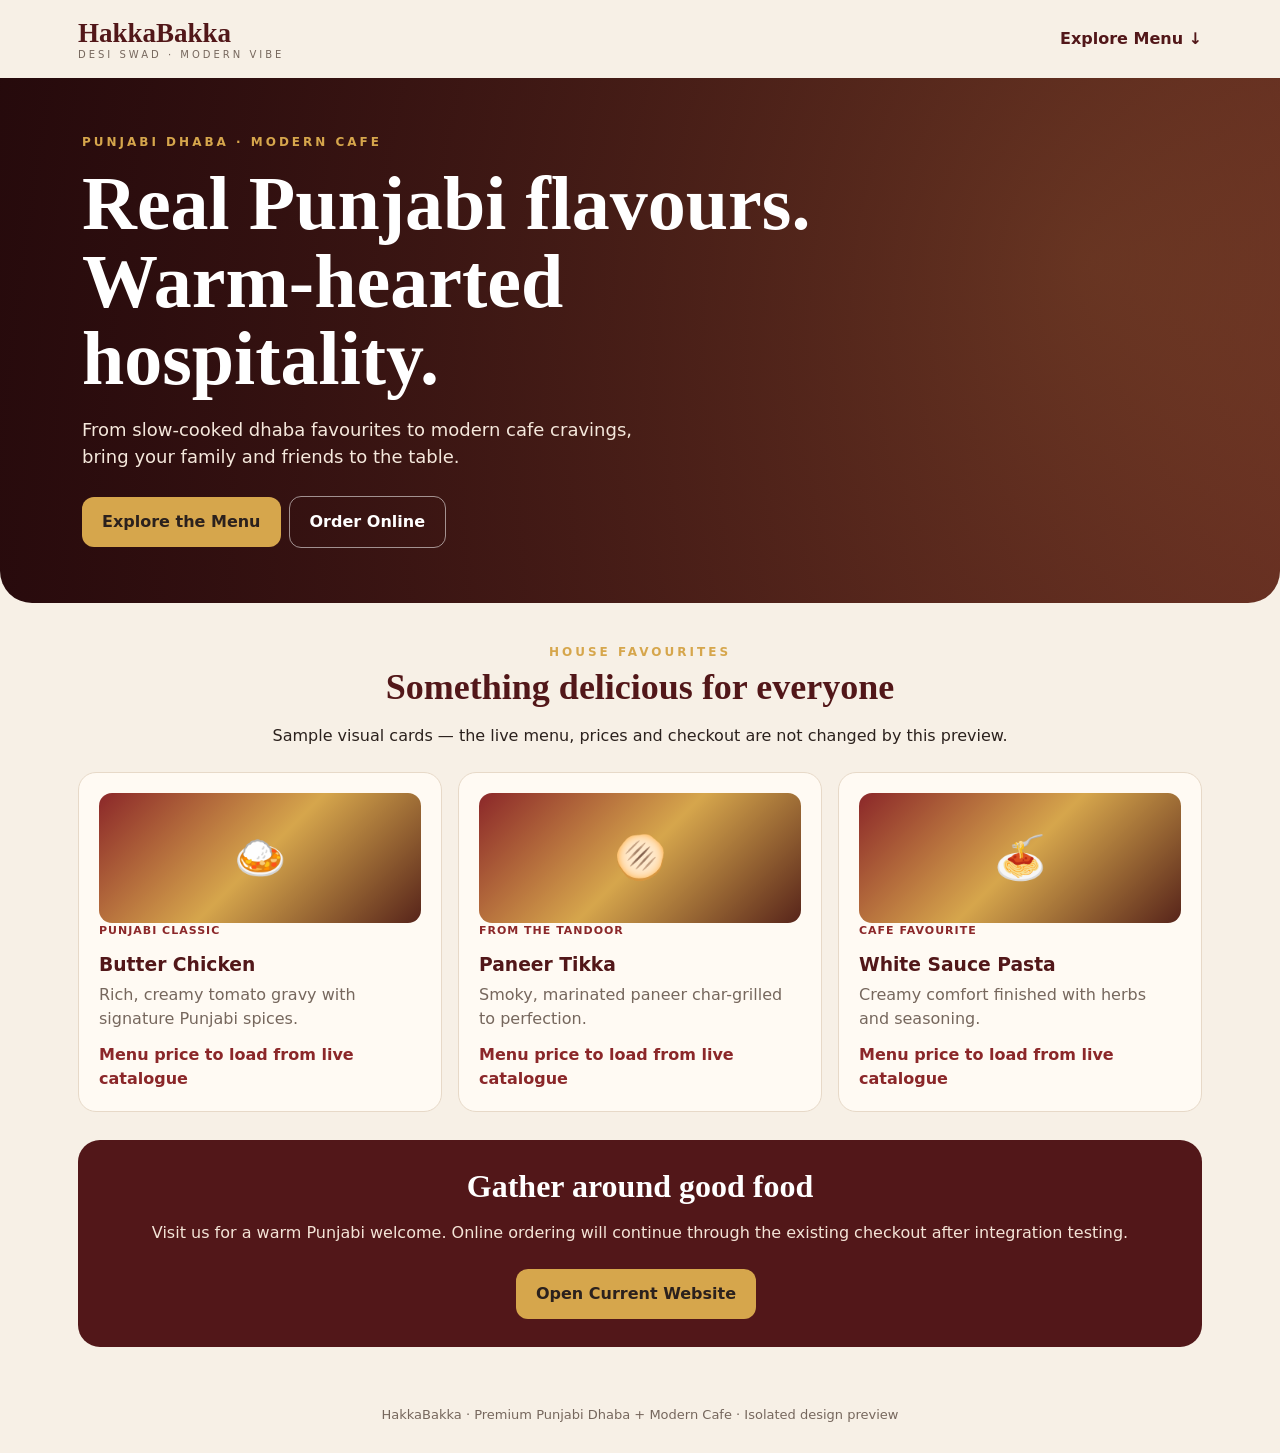
<file: preview/premium-home.html>
<!doctype html><html lang="en"><head><meta charset="utf-8"><meta name="viewport" content="width=device-width,initial-scale=1"><meta name="theme-color" content="#521719"><title>HakkaBakka | Premium Punjabi Dhaba</title><style>
:root{--wine:#521719;--red:#8b2729;--gold:#d6a64c;--cream:#f7f0e6;--paper:#fffaf3;--ink:#2b211d;--muted:#76675d}*{box-sizing:border-box}body{margin:0;background:var(--cream);color:var(--ink);font:16px/1.5 system-ui}a,button{font:inherit}.nav{max-width:1160px;margin:auto;padding:18px;display:flex;justify-content:space-between;align-items:center}.brand{font:700 27px Georgia;color:var(--wine)}.brand small{display:block;font:10px system-ui;letter-spacing:3px;color:var(--muted)}.nav a{color:var(--wine);text-decoration:none;font-weight:700}.hero{min-height:490px;background:linear-gradient(100deg,#24090bf2,#521719bb),radial-gradient(circle at 85% 35%,#d6a64c,#421719);color:white;display:flex;align-items:center;border-radius:0 0 32px 32px}.hero>div{max-width:1160px;width:100%;margin:auto;padding:55px 22px}.eyebrow{color:var(--gold);letter-spacing:3px;font-size:12px;font-weight:800;text-transform:uppercase}.hero h1{font:700 clamp(42px,7vw,76px)/1.02 Georgia;max-width:740px;margin:14px 0}.hero p{max-width:550px;color:#f5e8dc;font-size:18px}.btn{display:inline-block;background:var(--gold);color:#2b211d;padding:13px 20px;border-radius:12px;text-decoration:none;font-weight:800;margin:8px 8px 0 0}.btn.alt{background:transparent;color:white;border:1px solid #fff8}.wrap{max-width:1160px;margin:auto;padding:30px 18px}.head{text-align:center;margin:10px 0 24px}.head h2{font:700 36px Georgia;color:var(--wine);margin:5px}.grid{display:grid;grid-template-columns:repeat(3,1fr);gap:16px}.dish{background:var(--paper);border:1px solid #e7d9c8;border-radius:18px;padding:20px}.dish .pic{height:130px;border-radius:13px;background:linear-gradient(135deg,#8b2729,#d6a64c,#57241a);display:grid;place-items:center;font-size:42px}.dish h3{color:var(--wine);margin:12px 0 4px}.dish p{color:var(--muted);margin:0}.tag{font-size:11px;color:var(--red);font-weight:800;letter-spacing:1px}.price{font-weight:900;color:var(--red);margin-top:12px}.band{background:var(--wine);color:white;border-radius:22px;padding:28px;text-align:center;margin-top:28px}.band h2{font:700 32px Georgia;margin:0 0 8px}.band p{color:#f4e4d7}.footer{text-align:center;padding:28px;color:var(--muted);font-size:13px}@media(max-width:720px){.grid{grid-template-columns:1fr}.hero{min-height:420px}.nav{padding:13px}.nav a{font-size:13px}}
</style></head><body><header class="nav"><div class="brand">HakkaBakka<small>DESI SWAD · MODERN VIBE</small></div><a href="#menu">Explore Menu ↓</a></header><section class="hero"><div><div class="eyebrow">Punjabi Dhaba · Modern Cafe</div><h1>Real Punjabi flavours. Warm-hearted hospitality.</h1><p>From slow-cooked dhaba favourites to modern cafe cravings, bring your family and friends to the table.</p><a class="btn" href="#menu">Explore the Menu</a><a class="btn alt" href="#order">Order Online</a></div></section><main class="wrap"><div class="head" id="menu"><div class="eyebrow">House favourites</div><h2>Something delicious for everyone</h2><p>Sample visual cards — the live menu, prices and checkout are not changed by this preview.</p></div><div class="grid"><article class="dish"><div class="pic">🍛</div><div class="tag">PUNJABI CLASSIC</div><h3>Butter Chicken</h3><p>Rich, creamy tomato gravy with signature Punjabi spices.</p><div class="price">Menu price to load from live catalogue</div></article><article class="dish"><div class="pic">🫓</div><div class="tag">FROM THE TANDOOR</div><h3>Paneer Tikka</h3><p>Smoky, marinated paneer char-grilled to perfection.</p><div class="price">Menu price to load from live catalogue</div></article><article class="dish"><div class="pic">🍝</div><div class="tag">CAFE FAVOURITE</div><h3>White Sauce Pasta</h3><p>Creamy comfort finished with herbs and seasoning.</p><div class="price">Menu price to load from live catalogue</div></article></div><section class="band" id="order"><h2>Gather around good food</h2><p>Visit us for a warm Punjabi welcome. Online ordering will continue through the existing checkout after integration testing.</p><a class="btn" href="https://hakkabakka.in">Open Current Website</a></section></main><footer class="footer">HakkaBakka · Premium Punjabi Dhaba + Modern Cafe · Isolated design preview</footer></body></html>
</file>
